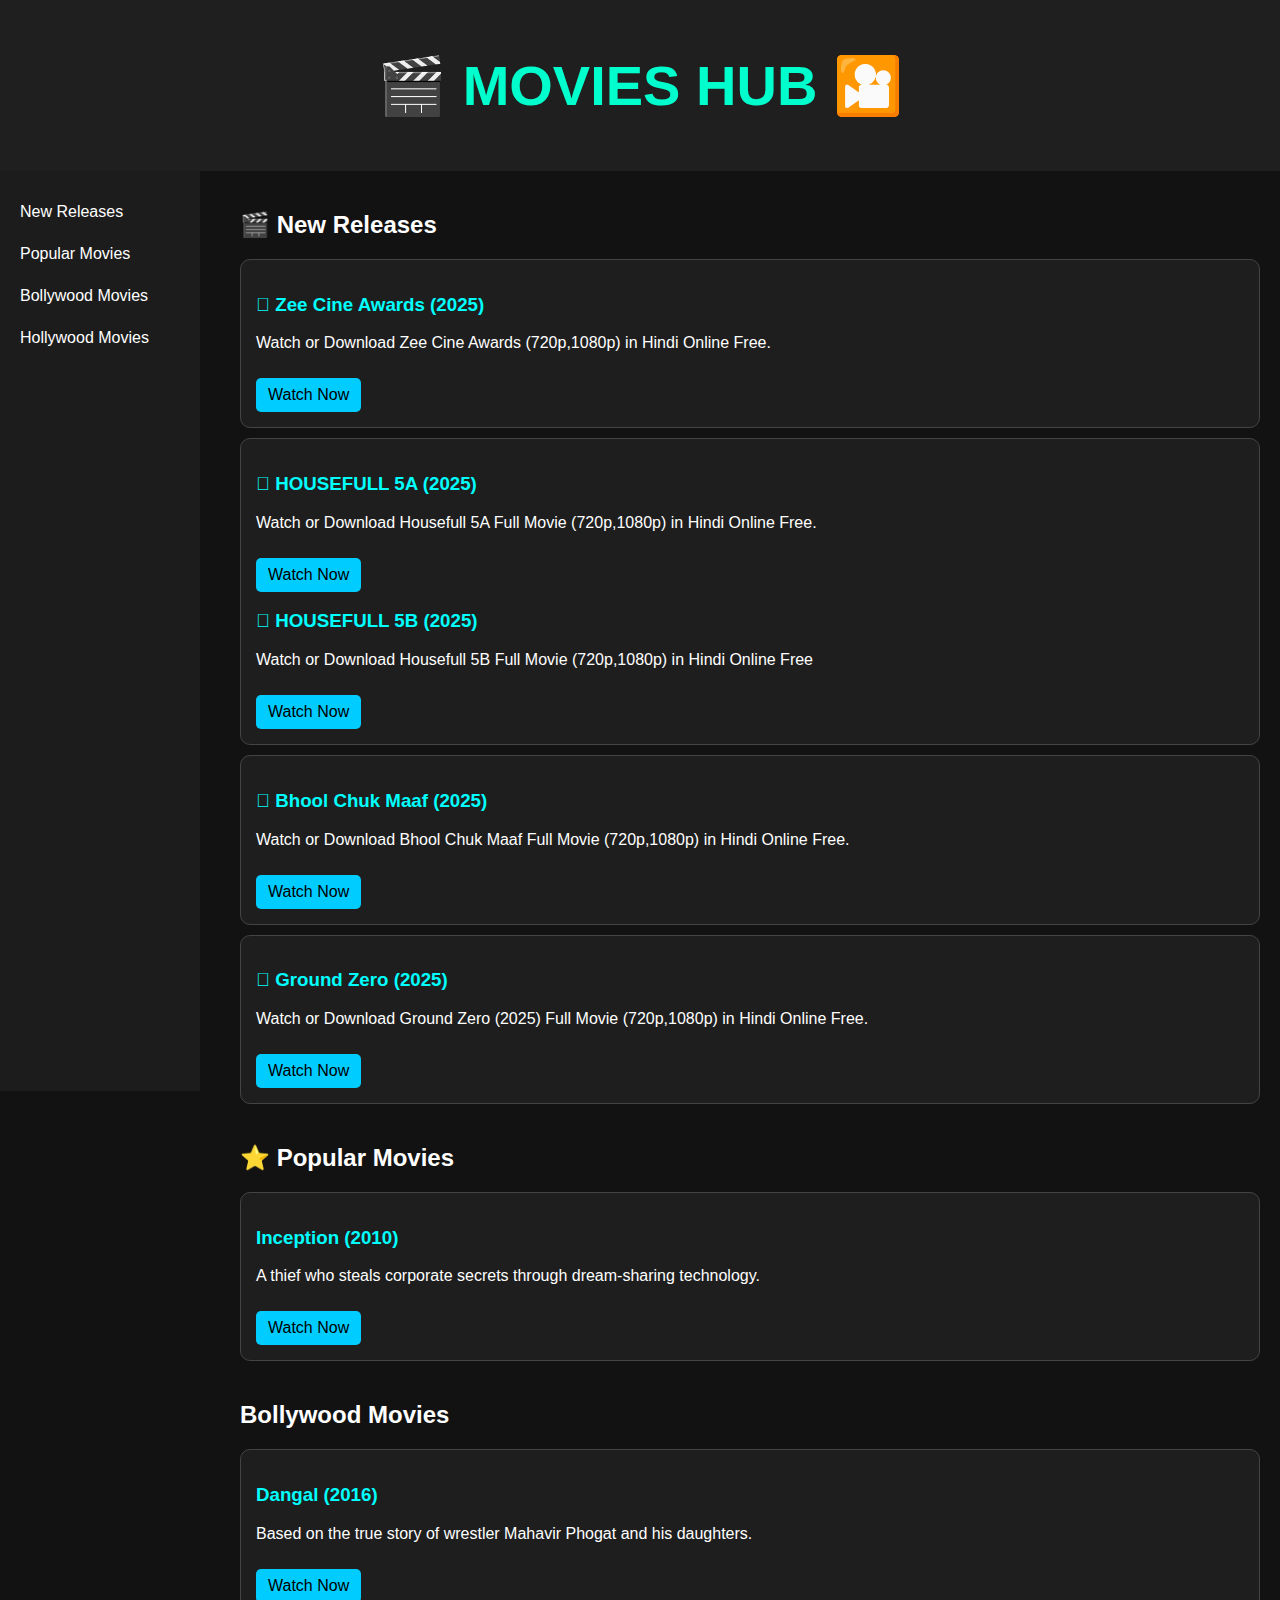
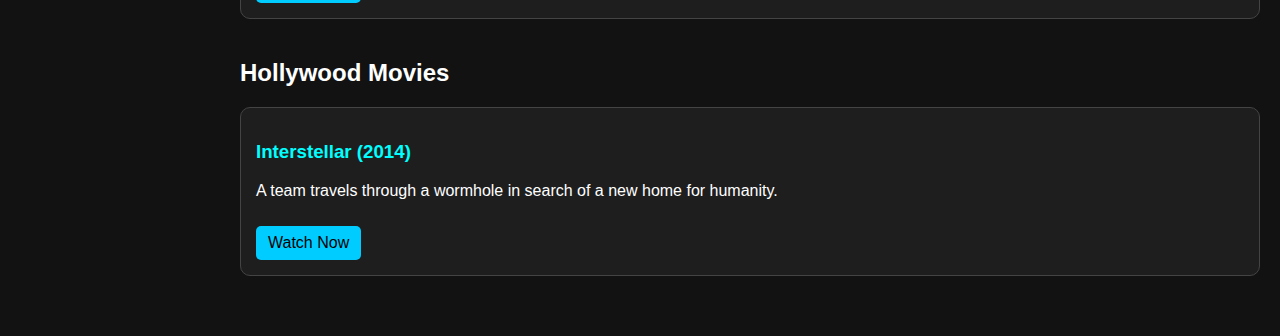
<file: index.html>
<!DOCTYPE html>
<html lang="en">
<head>
  <meta charset="UTF-8" />
  <meta name="viewport" content="width=device-width, initial-scale=1.0"/>
  <title>Movies Hub</title>
  <style>
    body {
      margin: 0;
      font-family: Arial, sans-serif;
      background-color: #121212;
      color: #ffffff;
    }

    header {
      background-color: #1f1f1f;
      padding: 15px 20px;
      text-align: center;
      font-size: 28px;
      color: #00ffcc;
      font-weight: bold;
    }

    .sidebar {
      height: 100vh;
      width: 200px;
      position: fixed;
      background-color: #1c1c1c;
      padding-top: 20px;
    }

    .sidebar a {
      display: block;
      color: #ffffff;
      padding: 12px 20px;
      text-decoration: none;
    }

    .sidebar a:hover {
      background-color: #00ccff;
      color: #000;
    }

    .content {
      margin-left: 220px;
      padding: 20px;
    }

    .movie-section {
      margin-bottom: 40px;
    }

    .movie {
      border: 1px solid #444;
      border-radius: 10px;
      padding: 15px;
      margin: 10px 0;
      background-color: #1e1e1e;
    }

    .movie h3 {
      color: #00ffff;
    }

    .movie a {
      display: inline-block;
      margin-top: 10px;
      padding: 8px 12px;
      background-color: #00ccff;
      color: #000;
      text-decoration: none;
      border-radius: 5px;
    }

    .movie a:hover {
      background-color: #0099cc;
    }
  </style>
</head>
<body>

  <header><h1>🎬 MOVIES HUB 🎦</h1></header>

  <div class="sidebar">
    <a href="#new-releases">New Releases</a>
    <a href="#popular">Popular Movies</a>
    <a href="#bollywood">Bollywood Movies</a>
    <a href="#hollywood">Hollywood Movies</a>
  </div>

  <div class="content">

    <div class="movie-section" id="new-releases">
      <h2>🎬 New Releases</h2>
      <div class="movie">
        <h3> Zee Cine Awards (2025)</h3>
        <p>Watch or Download Zee Cine Awards (720p,1080p) in Hindi Online Free.</p>
        <a href="https://hubstream.art/#mivri8">Watch Now</a>
       </div>
      <div class="movie">
        <h3> HOUSEFULL 5A (2025)</h3>
        <p>Watch or Download Housefull 5A Full Movie (720p,1080p) in Hindi Online Free.</p>
        <a href="https://hubstream.art/#lub6gr">Watch Now</a>
         <h3> HOUSEFULL 5B (2025)</h3>
        <p>Watch or Download Housefull 5B Full Movie (720p,1080p) in Hindi Online Free</p>
        <a href="https://hubstream.art/#vzdcuh">Watch Now</a>
       </div>
       <div class="movie">
        <h3> Bhool Chuk Maaf (2025)</h3>
        <p>Watch or Download Bhool Chuk Maaf Full Movie (720p,1080p) in Hindi Online Free.</p>
        <a href="https://hubstream.art/#hl11kf">Watch Now</a>
       </div>
       <div class="movie">
        <h3> Ground Zero (2025)</h3>
        <p>Watch or Download Ground Zero (2025) Full Movie (720p,1080p) in Hindi Online Free.</p>
        <a href="https://hubstream.art/#bg33qn">Watch Now</a>
       </div>
    </div>

    <div class="movie-section" id="popular">
      <h2>⭐ Popular Movies</h2>
      <div class="movie">
        <h3>Inception (2010)</h3>
        <p>A thief who steals corporate secrets through dream-sharing technology.</p>
        <a href="https://drive.google.com/your-link-here" target="_blank">Watch Now</a>
      </div>
    </div>

    <div class="movie-section" id="bollywood">
      <h2>Bollywood Movies</h2>
      <div class="movie">
        <h3>Dangal (2016)</h3>
        <p>Based on the true story of wrestler Mahavir Phogat and his daughters.</p>
        <a href="#">Watch Now</a>
      </div>
    </div>

    <div class="movie-section" id="hollywood">
      <h2>Hollywood Movies</h2>
      <div class="movie">
        <h3>Interstellar (2014)</h3>
        <p>A team travels through a wormhole in search of a new home for humanity.</p>
        <a href="https://youtube.com/your-link-here" target="_blank">Watch Now</a>
      </div>
    </div>

  </div>

</body>
</html>
</file>
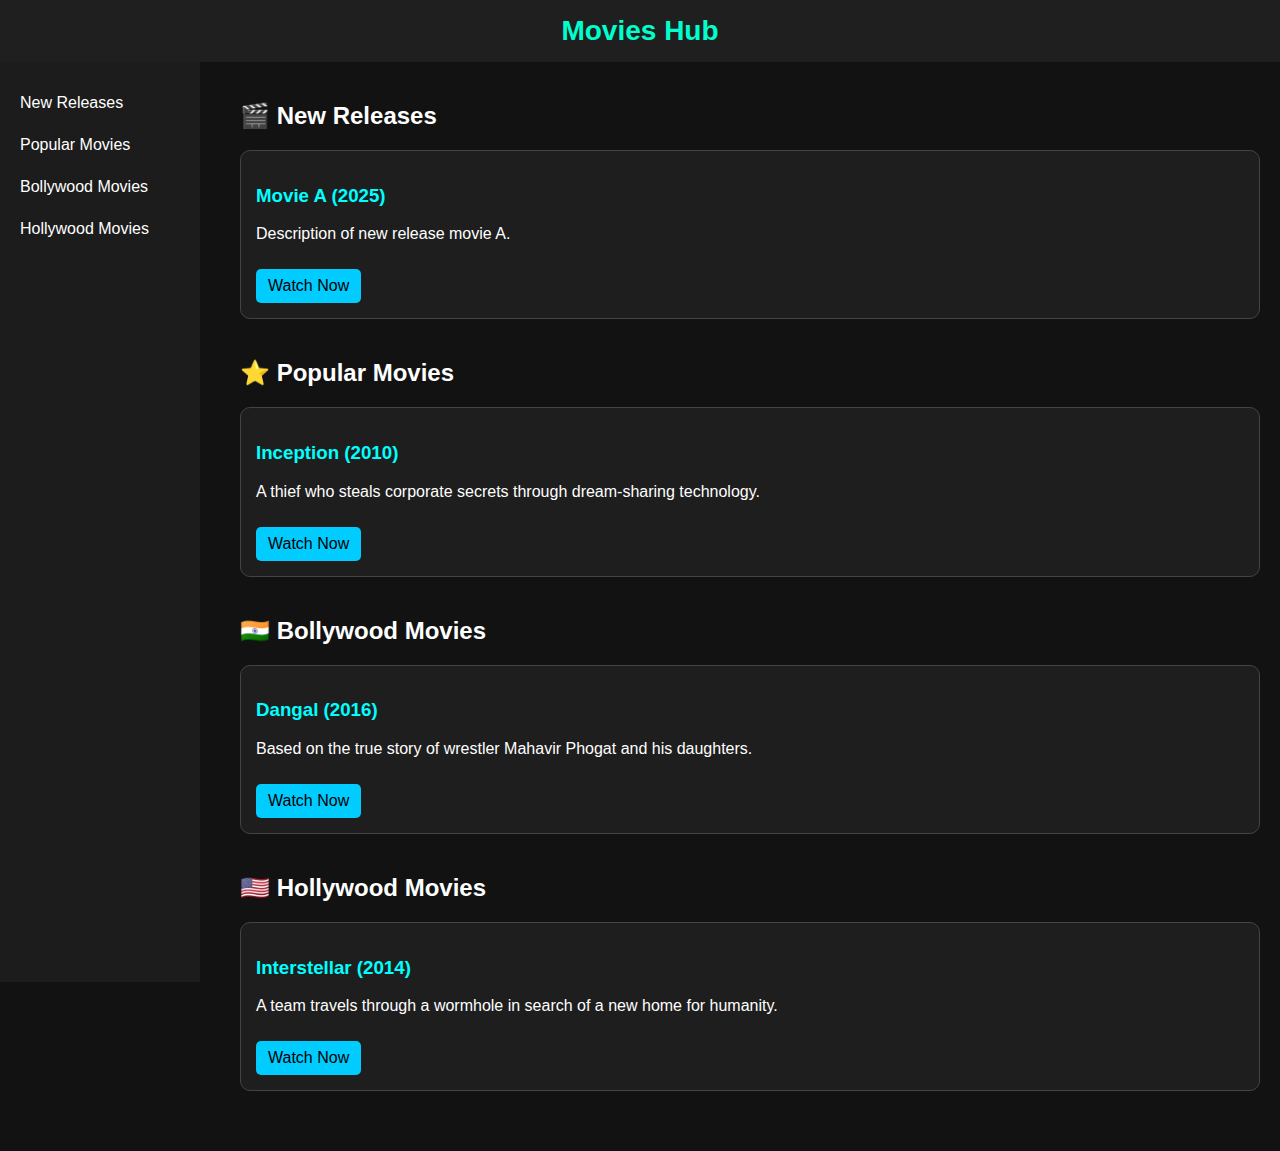
<file: Movies.html>
<!DOCTYPE html>
<html lang="en">
<head>
  <meta charset="UTF-8" />
  <meta name="viewport" content="width=device-width, initial-scale=1.0"/>
  <title>Movies Hub</title>
  <style>
    body {
      margin: 0;
      font-family: Arial, sans-serif;
      background-color: #121212;
      color: #ffffff;
    }

    header {
      background-color: #1f1f1f;
      padding: 15px 20px;
      text-align: center;
      font-size: 28px;
      color: #00ffcc;
      font-weight: bold;
    }

    .sidebar {
      height: 100vh;
      width: 200px;
      position: fixed;
      background-color: #1c1c1c;
      padding-top: 20px;
    }

    .sidebar a {
      display: block;
      color: #ffffff;
      padding: 12px 20px;
      text-decoration: none;
    }

    .sidebar a:hover {
      background-color: #00ccff;
      color: #000;
    }

    .content {
      margin-left: 220px;
      padding: 20px;
    }

    .movie-section {
      margin-bottom: 40px;
    }

    .movie {
      border: 1px solid #444;
      border-radius: 10px;
      padding: 15px;
      margin: 10px 0;
      background-color: #1e1e1e;
    }

    .movie h3 {
      color: #00ffff;
    }

    .movie a {
      display: inline-block;
      margin-top: 10px;
      padding: 8px 12px;
      background-color: #00ccff;
      color: #000;
      text-decoration: none;
      border-radius: 5px;
    }

    .movie a:hover {
      background-color: #0099cc;
    }
  </style>
</head>
<body>

  <header>Movies Hub</header>

  <div class="sidebar">
    <a href="#new-releases">New Releases</a>
    <a href="#popular">Popular Movies</a>
    <a href="#bollywood">Bollywood Movies</a>
    <a href="#hollywood">Hollywood Movies</a>
  </div>

  <div class="content">

    <div class="movie-section" id="new-releases">
      <h2>🎬 New Releases</h2>
      <div class="movie">
        <h3>Movie A (2025)</h3>
        <p>Description of new release movie A.</p>
        <a href="#">Watch Now</a>
      </div>
    </div>

    <div class="movie-section" id="popular">
      <h2>⭐ Popular Movies</h2>
      <div class="movie">
        <h3>Inception (2010)</h3>
        <p>A thief who steals corporate secrets through dream-sharing technology.</p>
        <a href="https://drive.google.com/your-link-here" target="_blank">Watch Now</a>
      </div>
    </div>

    <div class="movie-section" id="bollywood">
      <h2>🇮🇳 Bollywood Movies</h2>
      <div class="movie">
        <h3>Dangal (2016)</h3>
        <p>Based on the true story of wrestler Mahavir Phogat and his daughters.</p>
        <a href="#">Watch Now</a>
      </div>
    </div>

    <div class="movie-section" id="hollywood">
      <h2>🇺🇸 Hollywood Movies</h2>
      <div class="movie">
        <h3>Interstellar (2014)</h3>
        <p>A team travels through a wormhole in search of a new home for humanity.</p>
        <a href="https://youtube.com/your-link-here" target="_blank">Watch Now</a>
      </div>
    </div>

  </div>

</body>
</html>
</file>
